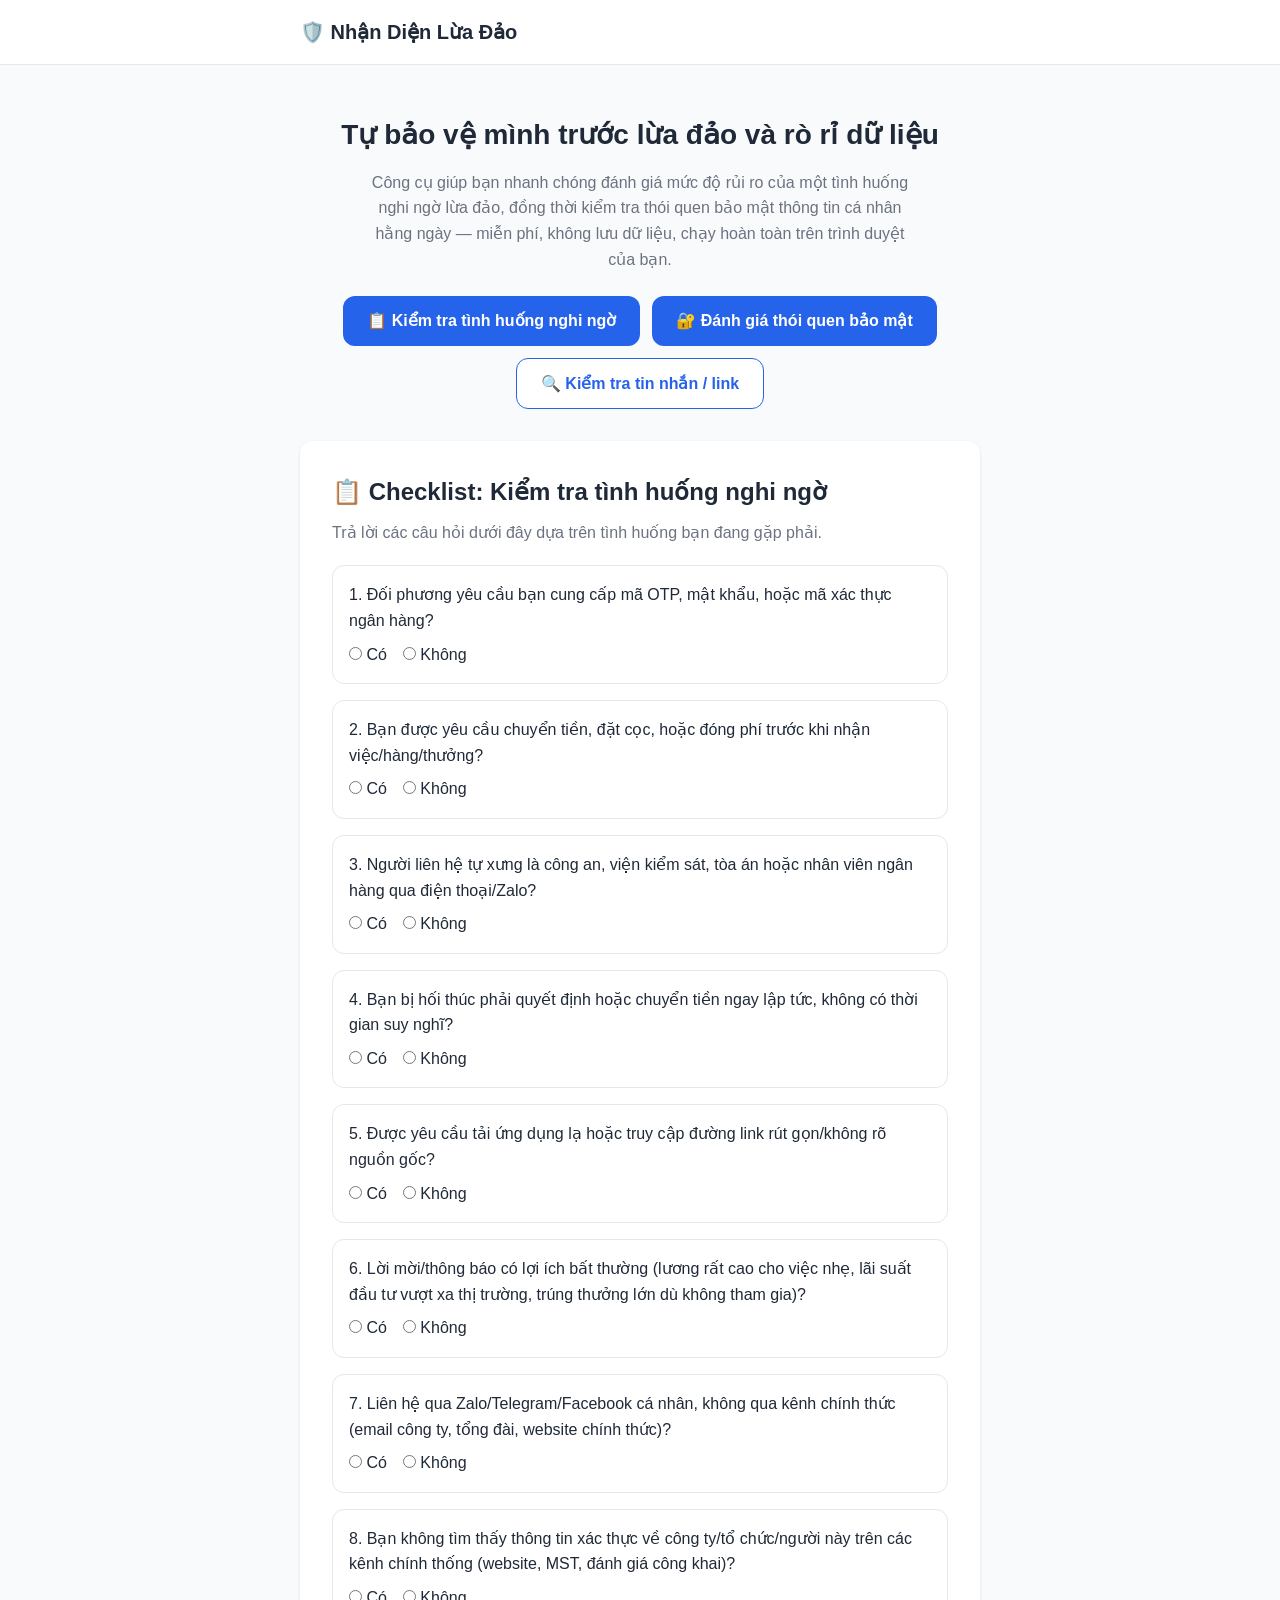
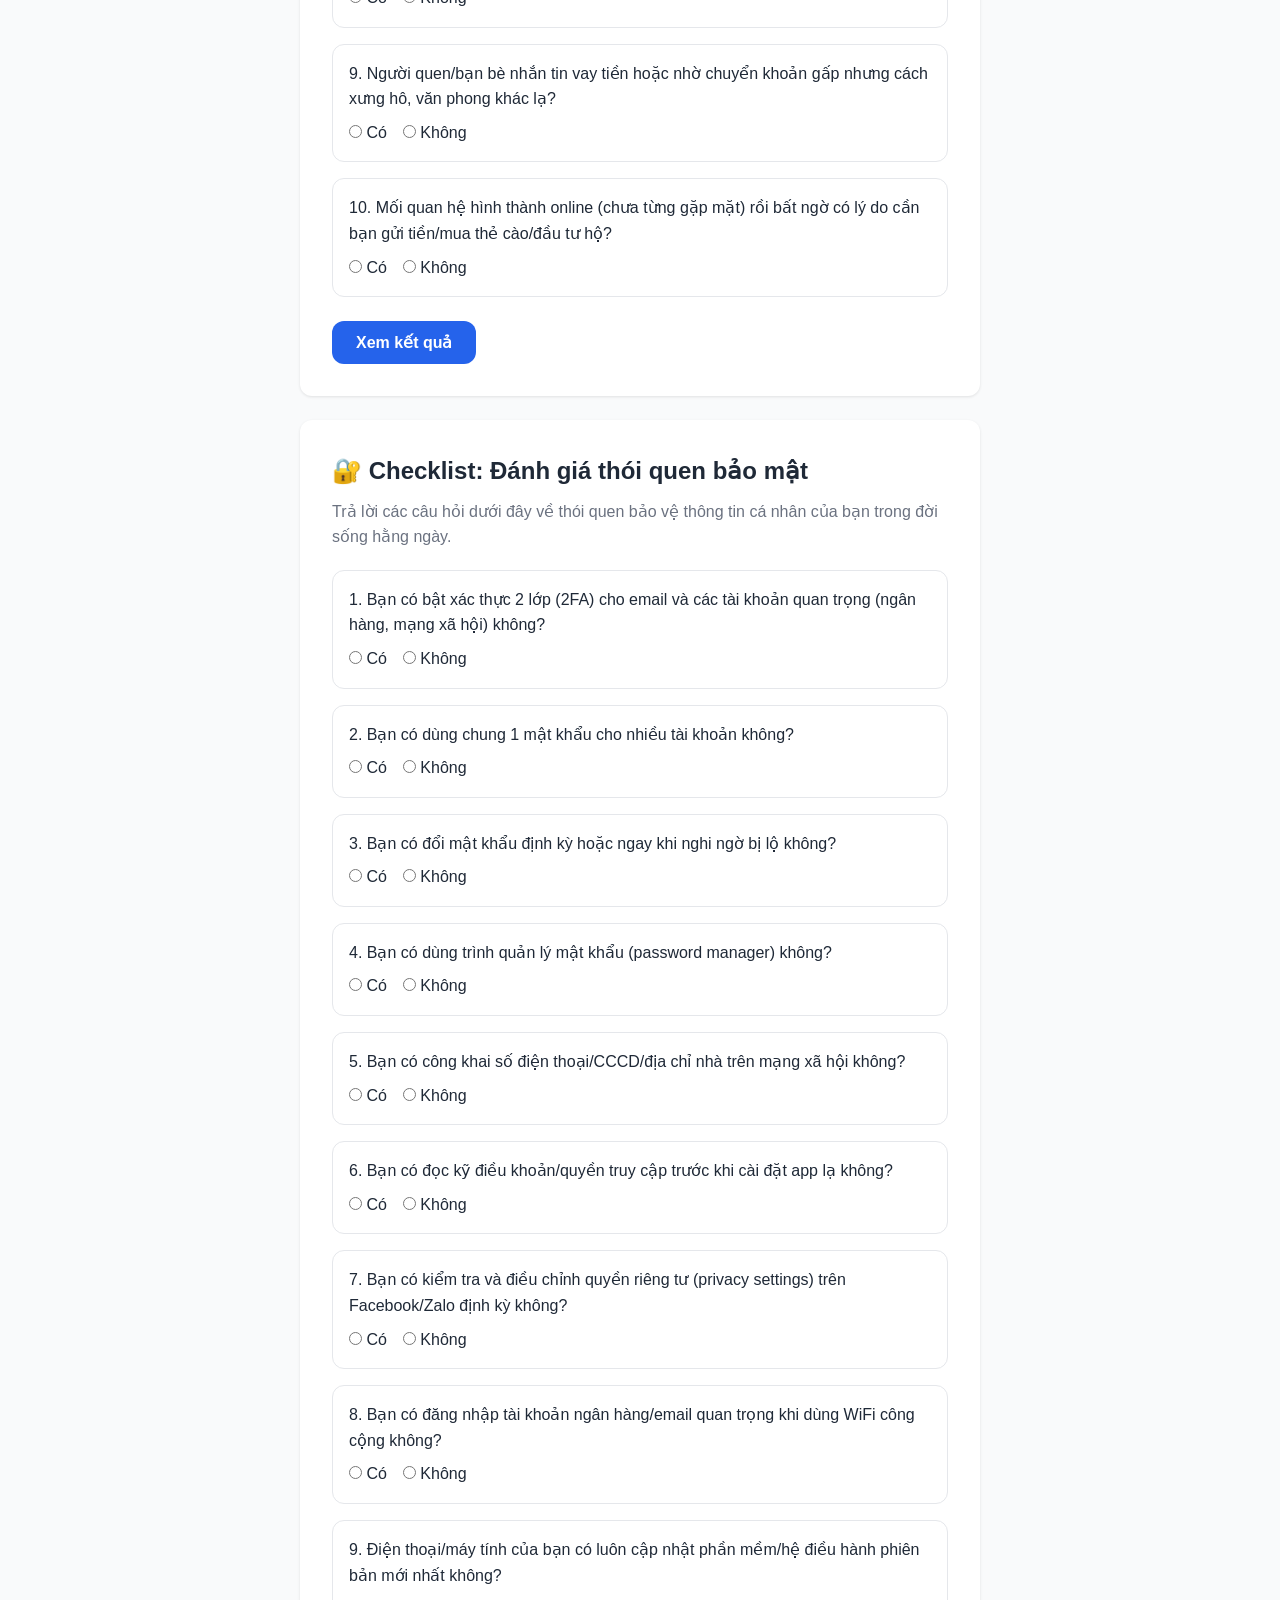
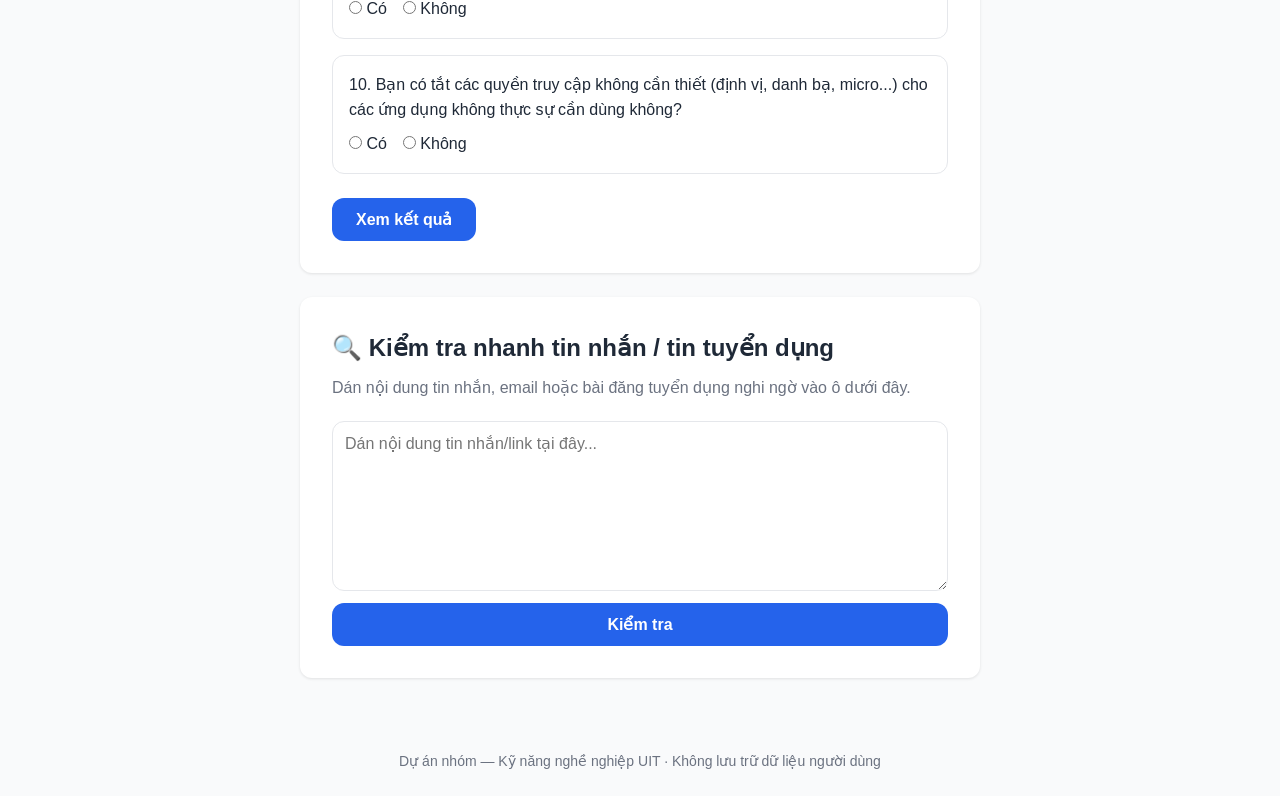
<file: index.html>
<!DOCTYPE html>
<html lang="vi">
<head>
    <meta charset="UTF-8">
    <meta name="viewport" content="width=device-width, initial-scale=1.0">
    <title>Nhận diện lừa đảo — Công cụ kiểm tra</title>
    <link rel="stylesheet" href="css/style.css">
</head>
<body>

    <header class="site-header">
        <div class="container">
            <h1 class="logo">🛡️ Nhận Diện Lừa Đảo</h1>
        </div>
    </header>

    <main class="container">

        <!-- ============================================
             PHẦN 1: TRANG CHỦ / GIỚI THIỆU
             ============================================ -->
        <section id="intro" class="hero">
            <h2>Tự bảo vệ mình trước lừa đảo và rò rỉ dữ liệu</h2>
            <p class="hero-desc">
                Công cụ giúp bạn nhanh chóng đánh giá mức độ rủi ro của một tình huống nghi
                ngờ lừa đảo, đồng thời kiểm tra thói quen bảo mật thông tin cá nhân hằng ngày
                — miễn phí, không lưu dữ liệu, chạy hoàn toàn trên trình duyệt của bạn.
            </p>

            <div class="cta-group">
                <a href="#checklist-section" class="btn btn-primary" data-action="show-checklist">
                    📋 Kiểm tra tình huống nghi ngờ
                </a>
                <a href="#privacy-checklist-section" class="btn btn-primary" data-action="show-privacy-checklist">
                    🔐 Đánh giá thói quen bảo mật
                </a>
                <a href="#quickcheck-section" class="btn btn-secondary" data-action="show-quickcheck">
                    🔍 Kiểm tra tin nhắn / link
                </a>
            </div>
        </section>

        <!-- ============================================
             PHẦN 2: CHECKLIST TƯƠNG TÁC
             (8-10 câu có/không, có trọng số ẩn)
             ============================================ -->
        <section id="checklist-section" class="feature-section">
            <h2>📋 Checklist: Kiểm tra tình huống nghi ngờ</h2>
            <p class="section-desc">
                Trả lời các câu hỏi dưới đây dựa trên tình huống bạn đang gặp phải.
            </p>

            <!-- 
                TODO (người viết logic):
                - Câu hỏi được render động từ js/data/checklist-questions.js
                - Mỗi câu hỏi là 1 object { id, text, weight }
                - JS sẽ inject các câu hỏi vào #checklist-questions bên dưới
            -->
            <form id="checklist-form">
                <div id="checklist-questions" class="questions-list">
                    <!-- Câu hỏi sẽ được JS render vào đây -->
                    <p class="placeholder-note">⏳ Câu hỏi checklist sẽ hiển thị ở đây (chờ nối dữ liệu từ checklist-questions.js)</p>
                </div>

                <button type="submit" class="btn btn-primary" id="btn-checklist-submit">
                    Xem kết quả
                </button>
            </form>

            <!-- Kết quả checklist sẽ hiện ở đây sau khi submit -->
            <div id="checklist-result" class="result-box hidden"></div>
        </section>

        <!-- ============================================
             PHẦN 2b: CHECKLIST BẢO VỆ DỮ LIỆU CÁ NHÂN
             (10 câu đánh giá thói quen bảo mật hằng ngày —
             KHÁC checklist trên: không đánh giá 1 tình huống cụ thể,
             mà đánh giá thói quen tổng thể của người dùng)
             ============================================ -->
        <section id="privacy-checklist-section" class="feature-section">
            <h2>🔐 Checklist: Đánh giá thói quen bảo mật</h2>
            <p class="section-desc">
                Trả lời các câu hỏi dưới đây về thói quen bảo vệ thông tin cá nhân của bạn
                trong đời sống hằng ngày.
            </p>

            <form id="privacy-checklist-form">
                <div id="privacy-checklist-questions" class="questions-list">
                    <p class="placeholder-note">⏳ Câu hỏi sẽ hiển thị ở đây (chờ nối dữ liệu từ privacy-checklist-questions.js)</p>
                </div>

                <button type="submit" class="btn btn-primary" id="btn-privacy-checklist-submit">
                    Xem kết quả
                </button>
            </form>

            <div id="privacy-checklist-result" class="result-box hidden"></div>
        </section>

        <!-- ============================================
             PHẦN 3: KIỂM TRA NHANH (dán text/link)
             ============================================ -->
        <section id="quickcheck-section" class="feature-section">
            <h2>🔍 Kiểm tra nhanh tin nhắn / tin tuyển dụng</h2>
            <p class="section-desc">
                Dán nội dung tin nhắn, email hoặc bài đăng tuyển dụng nghi ngờ vào ô dưới đây.
            </p>

            <div class="quickcheck-box">
                <textarea
                    id="quickcheck-input"
                    placeholder="Dán nội dung tin nhắn/link tại đây..."
                    rows="8"
                ></textarea>

                <button type="button" class="btn btn-primary" id="btn-quickcheck-submit">
                    Kiểm tra
                </button>
            </div>

            <!-- Kết quả quét từ khóa sẽ hiện ở đây -->
            <div id="quickcheck-result" class="result-box hidden"></div>
        </section>

        <!-- ============================================
             PHẦN 4: KẾT QUẢ (dùng chung cho cả 2 chức năng)
             Cấu trúc HTML mẫu — JS sẽ generate động và
             chèn vào #checklist-result / #quickcheck-result
             ============================================ -->
        <template id="result-template">
            <div class="result-card result-<!-- xanh|vang|do -->">
                <h3 class="result-title"><!-- An toàn / Cẩn thận / Rủi ro cao --></h3>
                <p class="result-score">Điểm rủi ro: <span class="score-value"></span></p>
                <ul class="result-reasons">
                    <!-- Danh sách lý do / từ khóa phát hiện -->
                </ul>
                <p class="result-advice"><!-- Lời khuyên cụ thể --></p>
                <a href="pages/dau-hieu-lua-dao.html" class="link-more">
                    Xem đầy đủ các dấu hiệu lừa đảo phổ biến →
                </a>
            </div>
        </template>

    </main>

    <footer class="site-footer">
        <div class="container">
            <p>Dự án nhóm — Kỹ năng nghề nghiệp UIT · Không lưu trữ dữ liệu người dùng</p>
        </div>
    </footer>

    <!-- Thứ tự load JS: dữ liệu trước, logic sau -->
    <script src="js/data/checklist-questions.js"></script>
    <script src="js/data/privacy-checklist-questions.js"></script>
    <script src="js/data/warning-keywords.js"></script>
    <script src="js/data/link-safety.js"></script>
    <script src="js/checklist.js"></script>
    <script src="js/privacy-checklist.js"></script>
    <script src="js/quickcheck.js"></script>
    <script src="js/main.js"></script>
</body>
</html>
</file>
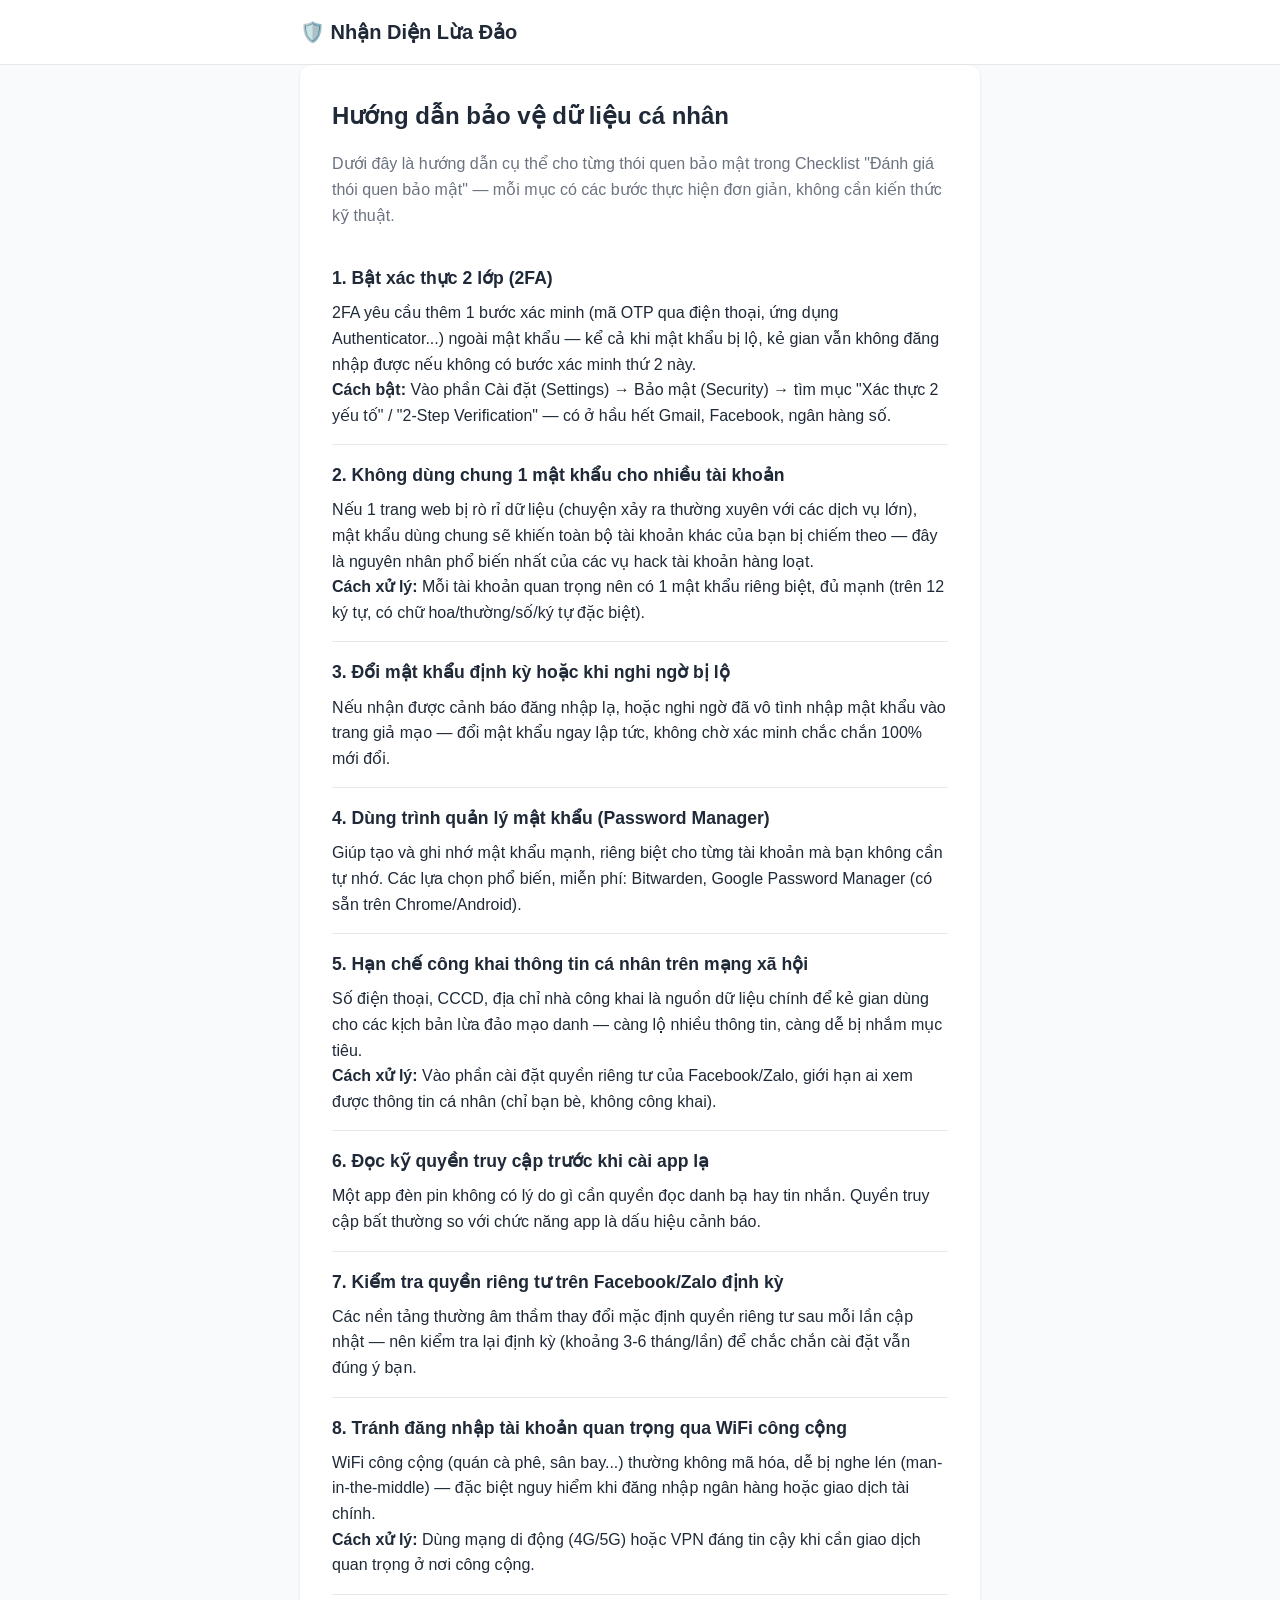
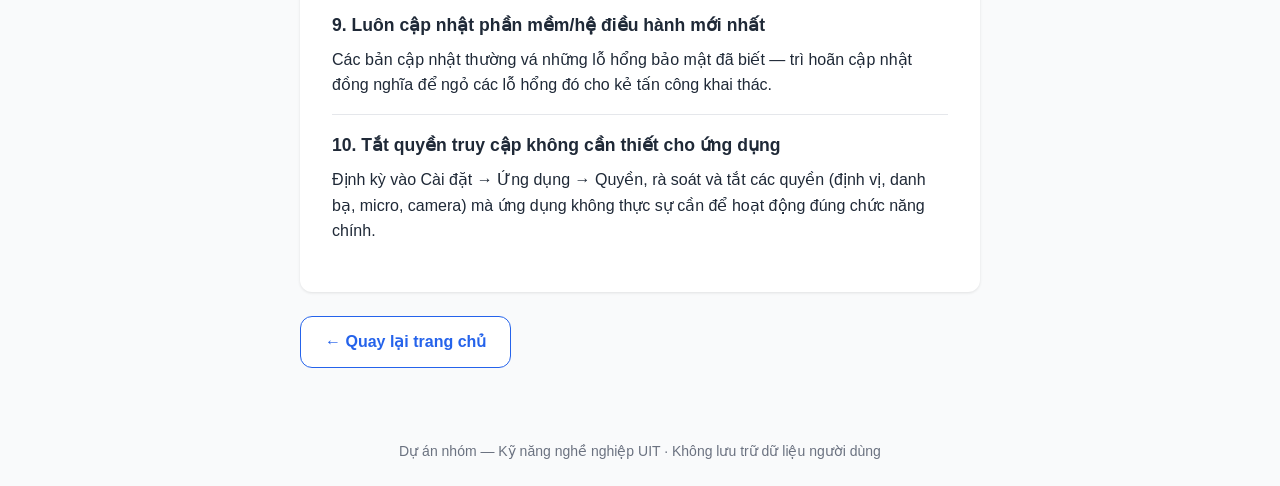
<file: pages/bao-ve-du-lieu-ca-nhan.html>
<!DOCTYPE html>
<html lang="vi">
<head>
    <meta charset="UTF-8">
    <meta name="viewport" content="width=device-width, initial-scale=1.0">
    <title>Hướng dẫn bảo vệ dữ liệu cá nhân</title>
    <link rel="stylesheet" href="../css/style.css">
</head>
<body>

    <header class="site-header">
        <div class="container">
            <a href="../index.html" class="logo">🛡️ Nhận Diện Lừa Đảo</a>
        </div>
    </header>

    <main class="container">
        <section class="static-content">
            <h1>Hướng dẫn bảo vệ dữ liệu cá nhân</h1>
            <p class="section-desc">
                Dưới đây là hướng dẫn cụ thể cho từng thói quen bảo mật trong Checklist
                "Đánh giá thói quen bảo mật" — mỗi mục có các bước thực hiện đơn giản,
                không cần kiến thức kỹ thuật.
            </p>

            <article class="scam-sign">
                <h2>1. Bật xác thực 2 lớp (2FA)</h2>
                <p>
                    2FA yêu cầu thêm 1 bước xác minh (mã OTP qua điện thoại, ứng dụng
                    Authenticator...) ngoài mật khẩu — kể cả khi mật khẩu bị lộ, kẻ gian
                    vẫn không đăng nhập được nếu không có bước xác minh thứ 2 này.
                </p>
                <p><strong>Cách bật:</strong> Vào phần Cài đặt (Settings) → Bảo mật
                    (Security) → tìm mục "Xác thực 2 yếu tố" / "2-Step Verification" —
                    có ở hầu hết Gmail, Facebook, ngân hàng số.</p>
            </article>

            <article class="scam-sign">
                <h2>2. Không dùng chung 1 mật khẩu cho nhiều tài khoản</h2>
                <p>
                    Nếu 1 trang web bị rò rỉ dữ liệu (chuyện xảy ra thường xuyên với các
                    dịch vụ lớn), mật khẩu dùng chung sẽ khiến toàn bộ tài khoản khác của
                    bạn bị chiếm theo — đây là nguyên nhân phổ biến nhất của các vụ hack
                    tài khoản hàng loạt.
                </p>
                <p><strong>Cách xử lý:</strong> Mỗi tài khoản quan trọng nên có 1 mật khẩu
                    riêng biệt, đủ mạnh (trên 12 ký tự, có chữ hoa/thường/số/ký tự đặc biệt).</p>
            </article>

            <article class="scam-sign">
                <h2>3. Đổi mật khẩu định kỳ hoặc khi nghi ngờ bị lộ</h2>
                <p>
                    Nếu nhận được cảnh báo đăng nhập lạ, hoặc nghi ngờ đã vô tình nhập
                    mật khẩu vào trang giả mạo — đổi mật khẩu ngay lập tức, không chờ
                    xác minh chắc chắn 100% mới đổi.
                </p>
            </article>

            <article class="scam-sign">
                <h2>4. Dùng trình quản lý mật khẩu (Password Manager)</h2>
                <p>
                    Giúp tạo và ghi nhớ mật khẩu mạnh, riêng biệt cho từng tài khoản mà
                    bạn không cần tự nhớ. Các lựa chọn phổ biến, miễn phí: Bitwarden,
                    Google Password Manager (có sẵn trên Chrome/Android).
                </p>
            </article>

            <article class="scam-sign">
                <h2>5. Hạn chế công khai thông tin cá nhân trên mạng xã hội</h2>
                <p>
                    Số điện thoại, CCCD, địa chỉ nhà công khai là nguồn dữ liệu chính để
                    kẻ gian dùng cho các kịch bản lừa đảo mạo danh — càng lộ nhiều thông
                    tin, càng dễ bị nhắm mục tiêu.
                </p>
                <p><strong>Cách xử lý:</strong> Vào phần cài đặt quyền riêng tư của
                    Facebook/Zalo, giới hạn ai xem được thông tin cá nhân (chỉ bạn bè,
                    không công khai).</p>
            </article>

            <article class="scam-sign">
                <h2>6. Đọc kỹ quyền truy cập trước khi cài app lạ</h2>
                <p>
                    Một app đèn pin không có lý do gì cần quyền đọc danh bạ hay tin nhắn.
                    Quyền truy cập bất thường so với chức năng app là dấu hiệu cảnh báo.
                </p>
            </article>

            <article class="scam-sign">
                <h2>7. Kiểm tra quyền riêng tư trên Facebook/Zalo định kỳ</h2>
                <p>
                    Các nền tảng thường âm thầm thay đổi mặc định quyền riêng tư sau mỗi
                    lần cập nhật — nên kiểm tra lại định kỳ (khoảng 3-6 tháng/lần) để chắc
                    chắn cài đặt vẫn đúng ý bạn.
                </p>
            </article>

            <article class="scam-sign">
                <h2>8. Tránh đăng nhập tài khoản quan trọng qua WiFi công cộng</h2>
                <p>
                    WiFi công cộng (quán cà phê, sân bay...) thường không mã hóa, dễ bị
                    nghe lén (man-in-the-middle) — đặc biệt nguy hiểm khi đăng nhập ngân
                    hàng hoặc giao dịch tài chính.
                </p>
                <p><strong>Cách xử lý:</strong> Dùng mạng di động (4G/5G) hoặc VPN đáng
                    tin cậy khi cần giao dịch quan trọng ở nơi công cộng.</p>
            </article>

            <article class="scam-sign">
                <h2>9. Luôn cập nhật phần mềm/hệ điều hành mới nhất</h2>
                <p>
                    Các bản cập nhật thường vá những lỗ hổng bảo mật đã biết — trì hoãn
                    cập nhật đồng nghĩa để ngỏ các lỗ hổng đó cho kẻ tấn công khai thác.
                </p>
            </article>

            <article class="scam-sign">
                <h2>10. Tắt quyền truy cập không cần thiết cho ứng dụng</h2>
                <p>
                    Định kỳ vào Cài đặt → Ứng dụng → Quyền, rà soát và tắt các quyền
                    (định vị, danh bạ, micro, camera) mà ứng dụng không thực sự cần để
                    hoạt động đúng chức năng chính.
                </p>
            </article>

        </section>

        <a href="../index.html" class="btn btn-secondary">← Quay lại trang chủ</a>
    </main>

    <footer class="site-footer">
        <div class="container">
            <p>Dự án nhóm — Kỹ năng nghề nghiệp UIT · Không lưu trữ dữ liệu người dùng</p>
        </div>
    </footer>

</body>
</html>
</file>
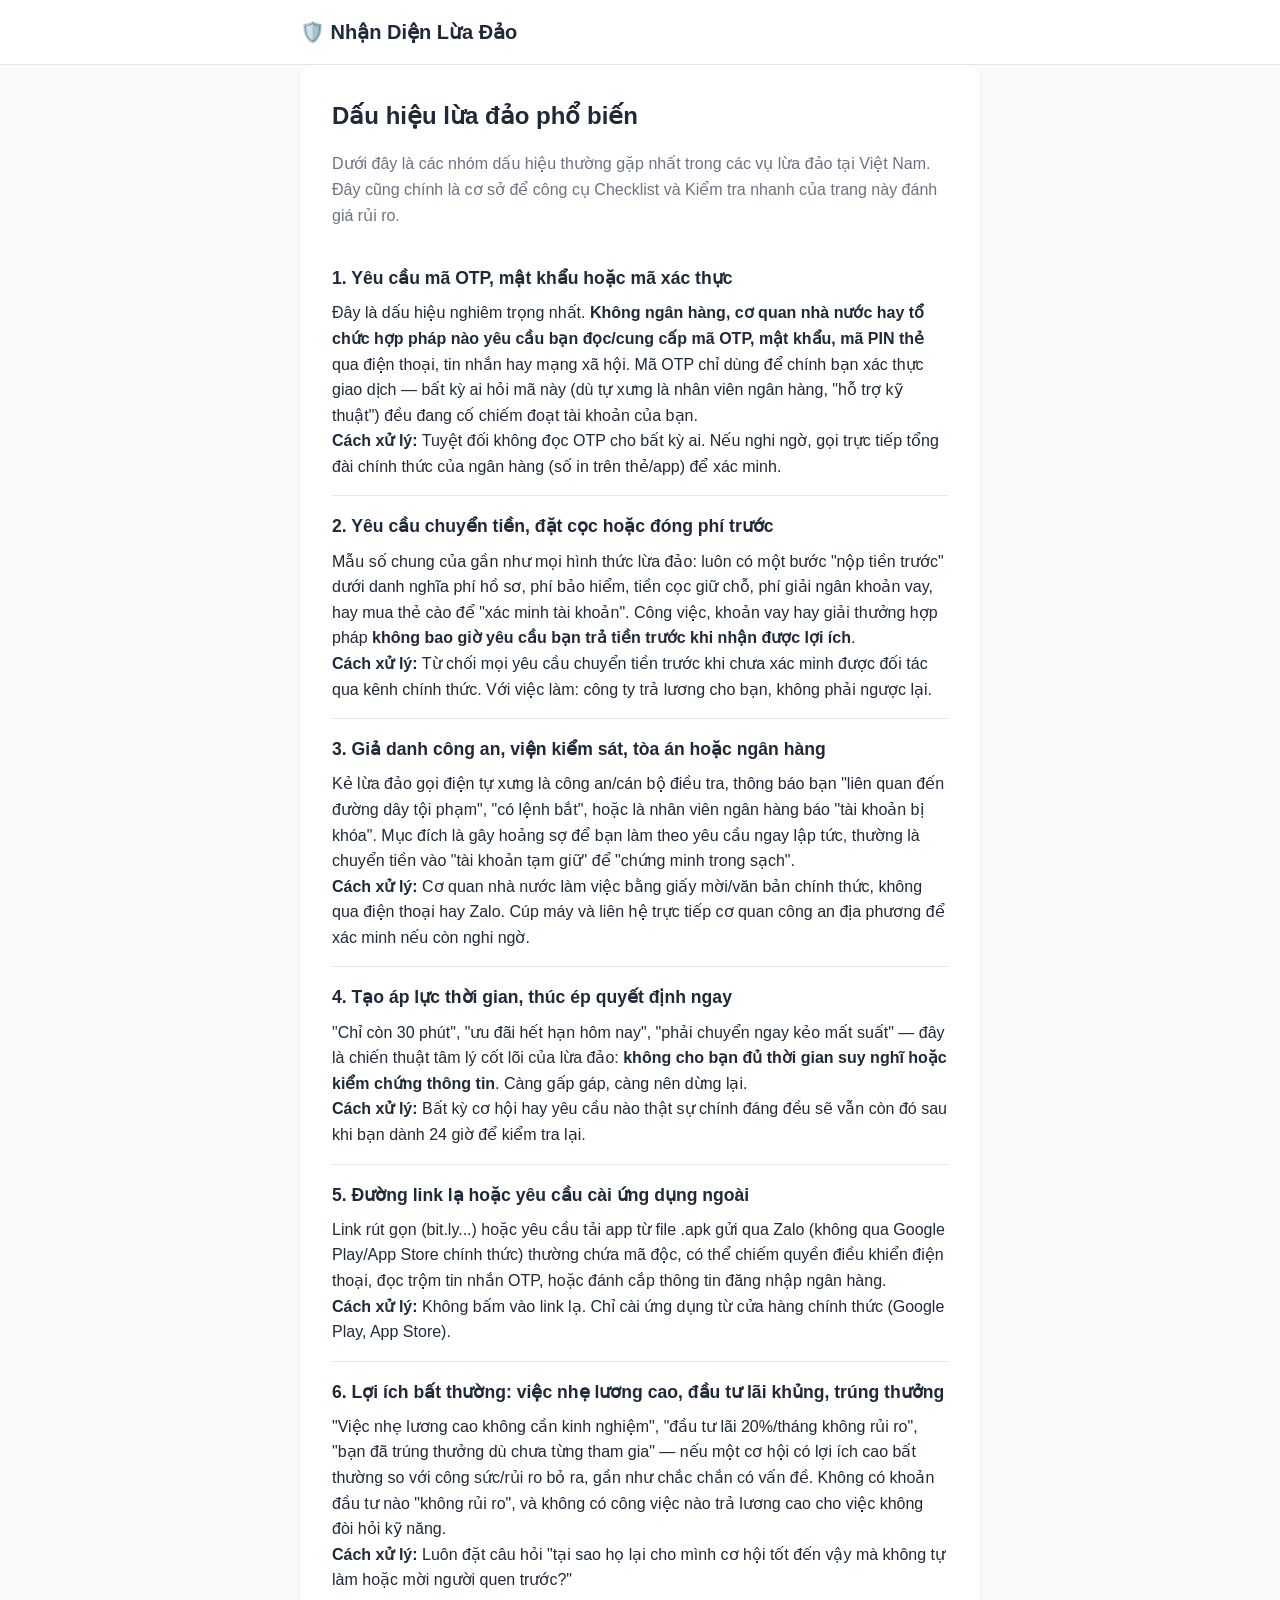
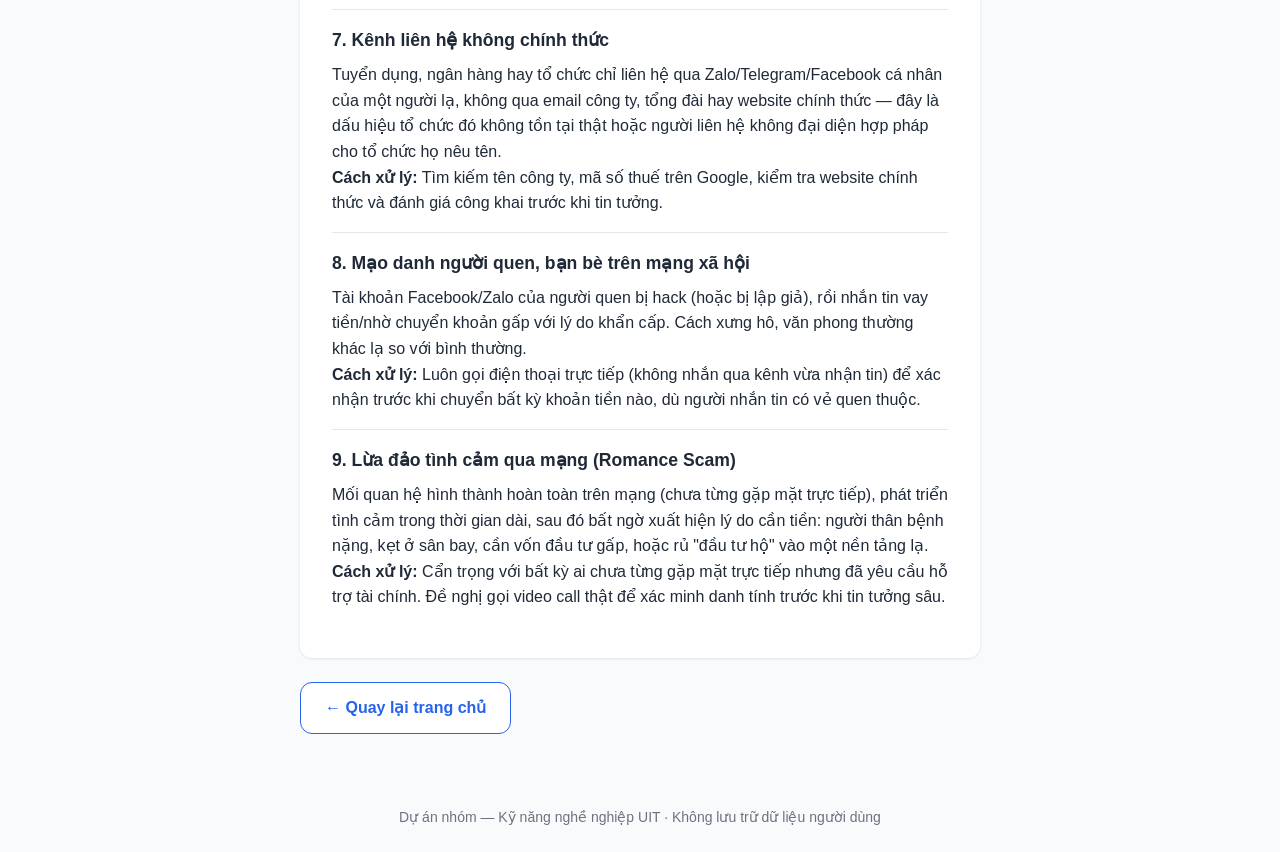
<file: pages/dau-hieu-lua-dao.html>
<!DOCTYPE html>
<html lang="vi">
<head>
    <meta charset="UTF-8">
    <meta name="viewport" content="width=device-width, initial-scale=1.0">
    <title>Dấu hiệu lừa đảo phổ biến</title>
    <link rel="stylesheet" href="../css/style.css">
</head>
<body>

    <header class="site-header">
        <div class="container">
            <a href="../index.html" class="logo">🛡️ Nhận Diện Lừa Đảo</a>
        </div>
    </header>

    <main class="container">
        <section class="static-content">
            <h1>Dấu hiệu lừa đảo phổ biến</h1>
            <p class="section-desc">
                Dưới đây là các nhóm dấu hiệu thường gặp nhất trong các vụ lừa đảo tại Việt Nam.
                Đây cũng chính là cơ sở để công cụ Checklist và Kiểm tra nhanh của trang này đánh giá rủi ro.
            </p>

            <article class="scam-sign">
                <h2>1. Yêu cầu mã OTP, mật khẩu hoặc mã xác thực</h2>
                <p>
                    Đây là dấu hiệu nghiêm trọng nhất. <strong>Không ngân hàng, cơ quan nhà nước hay tổ chức hợp pháp
                    nào yêu cầu bạn đọc/cung cấp mã OTP, mật khẩu, mã PIN thẻ</strong> qua điện thoại, tin nhắn hay
                    mạng xã hội. Mã OTP chỉ dùng để chính bạn xác thực giao dịch — bất kỳ ai hỏi mã này (dù tự xưng
                    là nhân viên ngân hàng, "hỗ trợ kỹ thuật") đều đang cố chiếm đoạt tài khoản của bạn.
                </p>
                <p><strong>Cách xử lý:</strong> Tuyệt đối không đọc OTP cho bất kỳ ai. Nếu nghi ngờ, gọi trực tiếp
                    tổng đài chính thức của ngân hàng (số in trên thẻ/app) để xác minh.</p>
            </article>

            <article class="scam-sign">
                <h2>2. Yêu cầu chuyển tiền, đặt cọc hoặc đóng phí trước</h2>
                <p>
                    Mẫu số chung của gần như mọi hình thức lừa đảo: luôn có một bước "nộp tiền trước" dưới danh
                    nghĩa phí hồ sơ, phí bảo hiểm, tiền cọc giữ chỗ, phí giải ngân khoản vay, hay mua thẻ cào để
                    "xác minh tài khoản". Công việc, khoản vay hay giải thưởng hợp pháp <strong>không bao giờ yêu
                    cầu bạn trả tiền trước khi nhận được lợi ích</strong>.
                </p>
                <p><strong>Cách xử lý:</strong> Từ chối mọi yêu cầu chuyển tiền trước khi chưa xác minh được đối
                    tác qua kênh chính thức. Với việc làm: công ty trả lương cho bạn, không phải ngược lại.</p>
            </article>

            <article class="scam-sign">
                <h2>3. Giả danh công an, viện kiểm sát, tòa án hoặc ngân hàng</h2>
                <p>
                    Kẻ lừa đảo gọi điện tự xưng là công an/cán bộ điều tra, thông báo bạn "liên quan đến đường dây
                    tội phạm", "có lệnh bắt", hoặc là nhân viên ngân hàng báo "tài khoản bị khóa". Mục đích là gây
                    hoảng sợ để bạn làm theo yêu cầu ngay lập tức, thường là chuyển tiền vào "tài khoản tạm giữ"
                    để "chứng minh trong sạch".
                </p>
                <p><strong>Cách xử lý:</strong> Cơ quan nhà nước làm việc bằng giấy mời/văn bản chính thức, không
                    qua điện thoại hay Zalo. Cúp máy và liên hệ trực tiếp cơ quan công an địa phương để xác minh
                    nếu còn nghi ngờ.</p>
            </article>

            <article class="scam-sign">
                <h2>4. Tạo áp lực thời gian, thúc ép quyết định ngay</h2>
                <p>
                    "Chỉ còn 30 phút", "ưu đãi hết hạn hôm nay", "phải chuyển ngay kẻo mất suất" — đây là chiến
                    thuật tâm lý cốt lõi của lừa đảo: <strong>không cho bạn đủ thời gian suy nghĩ hoặc kiểm chứng
                    thông tin</strong>. Càng gấp gáp, càng nên dừng lại.
                </p>
                <p><strong>Cách xử lý:</strong> Bất kỳ cơ hội hay yêu cầu nào thật sự chính đáng đều sẽ vẫn còn đó
                    sau khi bạn dành 24 giờ để kiểm tra lại.</p>
            </article>

            <article class="scam-sign">
                <h2>5. Đường link lạ hoặc yêu cầu cài ứng dụng ngoài</h2>
                <p>
                    Link rút gọn (bit.ly...) hoặc yêu cầu tải app từ file .apk gửi qua Zalo (không qua Google
                    Play/App Store chính thức) thường chứa mã độc, có thể chiếm quyền điều khiển điện thoại,
                    đọc trộm tin nhắn OTP, hoặc đánh cắp thông tin đăng nhập ngân hàng.
                </p>
                <p><strong>Cách xử lý:</strong> Không bấm vào link lạ. Chỉ cài ứng dụng từ cửa hàng chính thức
                    (Google Play, App Store).</p>
            </article>

            <article class="scam-sign">
                <h2>6. Lợi ích bất thường: việc nhẹ lương cao, đầu tư lãi khủng, trúng thưởng</h2>
                <p>
                    "Việc nhẹ lương cao không cần kinh nghiệm", "đầu tư lãi 20%/tháng không rủi ro", "bạn đã trúng
                    thưởng dù chưa từng tham gia" — nếu một cơ hội có lợi ích cao bất thường so với công sức/rủi ro
                    bỏ ra, gần như chắc chắn có vấn đề. Không có khoản đầu tư nào "không rủi ro", và không có công
                    việc nào trả lương cao cho việc không đòi hỏi kỹ năng.
                </p>
                <p><strong>Cách xử lý:</strong> Luôn đặt câu hỏi "tại sao họ lại cho mình cơ hội tốt đến vậy mà
                    không tự làm hoặc mời người quen trước?"</p>
            </article>

            <article class="scam-sign">
                <h2>7. Kênh liên hệ không chính thức</h2>
                <p>
                    Tuyển dụng, ngân hàng hay tổ chức chỉ liên hệ qua Zalo/Telegram/Facebook cá nhân của một
                    người lạ, không qua email công ty, tổng đài hay website chính thức — đây là dấu hiệu tổ chức
                    đó không tồn tại thật hoặc người liên hệ không đại diện hợp pháp cho tổ chức họ nêu tên.
                </p>
                <p><strong>Cách xử lý:</strong> Tìm kiếm tên công ty, mã số thuế trên Google, kiểm tra website
                    chính thức và đánh giá công khai trước khi tin tưởng.</p>
            </article>

            <article class="scam-sign">
                <h2>8. Mạo danh người quen, bạn bè trên mạng xã hội</h2>
                <p>
                    Tài khoản Facebook/Zalo của người quen bị hack (hoặc bị lập giả), rồi nhắn tin vay tiền/nhờ
                    chuyển khoản gấp với lý do khẩn cấp. Cách xưng hô, văn phong thường khác lạ so với bình thường.
                </p>
                <p><strong>Cách xử lý:</strong> Luôn gọi điện thoại trực tiếp (không nhắn qua kênh vừa nhận tin)
                    để xác nhận trước khi chuyển bất kỳ khoản tiền nào, dù người nhắn tin có vẻ quen thuộc.</p>
            </article>

            <article class="scam-sign">
                <h2>9. Lừa đảo tình cảm qua mạng (Romance Scam)</h2>
                <p>
                    Mối quan hệ hình thành hoàn toàn trên mạng (chưa từng gặp mặt trực tiếp), phát triển tình cảm
                    trong thời gian dài, sau đó bất ngờ xuất hiện lý do cần tiền: người thân bệnh nặng, kẹt ở sân
                    bay, cần vốn đầu tư gấp, hoặc rủ "đầu tư hộ" vào một nền tảng lạ.
                </p>
                <p><strong>Cách xử lý:</strong> Cẩn trọng với bất kỳ ai chưa từng gặp mặt trực tiếp nhưng đã yêu
                    cầu hỗ trợ tài chính. Đề nghị gọi video call thật để xác minh danh tính trước khi tin tưởng sâu.</p>
            </article>

        </section>

        <a href="../index.html" class="btn btn-secondary">← Quay lại trang chủ</a>
    </main>

    <footer class="site-footer">
        <div class="container">
            <p>Dự án nhóm — Kỹ năng nghề nghiệp UIT · Không lưu trữ dữ liệu người dùng</p>
        </div>
    </footer>

</body>
</html>
</file>
<file: css/style.css>
/* ============================================
   VARIABLES — đổi màu/font ở đây, áp dụng toàn site
   ============================================ */
:root {
    --color-primary: #2563eb;
    --color-primary-dark: #1d4ed8;
    --color-text: #1f2937;
    --color-text-light: #6b7280;
    --color-bg: #f9fafb;
    --color-white: #ffffff;
    --color-border: #e5e7eb;

    /* Màu kết quả — dùng thống nhất cho checklist + quickcheck */
    --color-safe: #16a34a;       /* xanh — an toàn */
    --color-safe-bg: #f0fdf4;
    --color-warning: #ca8a04;    /* vàng — cẩn thận */
    --color-warning-bg: #fefce8;
    --color-danger: #dc2626;     /* đỏ — rủi ro cao */
    --color-danger-bg: #fef2f2;

    --radius: 12px;
    --shadow: 0 1px 3px rgba(0,0,0,0.1);
    --max-width: 720px;
}

* {
    box-sizing: border-box;
    margin: 0;
    padding: 0;
}

body {
    font-family: -apple-system, "Segoe UI", Roboto, Helvetica, Arial, sans-serif;
    color: var(--color-text);
    background: var(--color-bg);
    line-height: 1.6;
}

.container {
    max-width: var(--max-width);
    margin: 0 auto;
    padding: 0 20px;
}

/* ============================================
   HEADER / FOOTER
   ============================================ */
.site-header {
    background: var(--color-white);
    border-bottom: 1px solid var(--color-border);
    padding: 16px 0;
}

.logo {
    font-size: 1.25rem;
    font-weight: 700;
    text-decoration: none;
    color: var(--color-text);
}

.site-footer {
    margin-top: 48px;
    padding: 24px 0;
    text-align: center;
    color: var(--color-text-light);
    font-size: 0.875rem;
}

/* ============================================
   HERO / GIỚI THIỆU
   ============================================ */
.hero {
    text-align: center;
    padding: 48px 0 32px;
}

.hero h2 {
    font-size: 1.75rem;
    margin-bottom: 12px;
}

.hero-desc {
    color: var(--color-text-light);
    max-width: 560px;
    margin: 0 auto 24px;
}

.cta-group {
    display: flex;
    gap: 12px;
    justify-content: center;
    flex-wrap: wrap;
}

/* ============================================
   BUTTONS
   ============================================ */
.btn {
    display: inline-block;
    padding: 12px 24px;
    border-radius: var(--radius);
    font-weight: 600;
    text-decoration: none;
    cursor: pointer;
    border: none;
    font-size: 1rem;
    transition: opacity 0.15s ease;
}

.btn:hover {
    opacity: 0.9;
}

.btn-primary {
    background: var(--color-primary);
    color: var(--color-white);
}

.btn-secondary {
    background: var(--color-white);
    color: var(--color-primary);
    border: 1px solid var(--color-primary);
}

/* ============================================
   FEATURE SECTIONS (Checklist / Quickcheck)
   ============================================ */
.feature-section {
    background: var(--color-white);
    border-radius: var(--radius);
    padding: 32px;
    margin-bottom: 24px;
    box-shadow: var(--shadow);
}

.feature-section h2 {
    margin-bottom: 8px;
}

.section-desc {
    color: var(--color-text-light);
    margin-bottom: 20px;
}

/* ============================================
   CHECKLIST — danh sách câu hỏi
   ============================================ */
.questions-list {
    display: flex;
    flex-direction: column;
    gap: 16px;
    margin-bottom: 24px;
}

.placeholder-note {
    color: var(--color-text-light);
    font-style: italic;
    padding: 16px;
    border: 1px dashed var(--color-border);
    border-radius: var(--radius);
}

/* Style gợi ý cho từng câu hỏi khi JS render — class do JS gán,
   người làm CSS có thể chỉnh lại tùy thiết kế thật */
.question-item {
    padding: 16px;
    border: 1px solid var(--color-border);
    border-radius: var(--radius);
}

.question-item .question-text {
    font-weight: 500;
    margin-bottom: 8px;
}

.question-item .question-options {
    display: flex;
    gap: 16px;
}

/* ============================================
   QUICKCHECK — ô nhập text
   ============================================ */
.quickcheck-box {
    display: flex;
    flex-direction: column;
    gap: 12px;
}

#quickcheck-input {
    width: 100%;
    padding: 12px;
    border: 1px solid var(--color-border);
    border-radius: var(--radius);
    font-family: inherit;
    font-size: 1rem;
    resize: vertical;
}

/* ============================================
   RESULT BOX — dùng chung checklist + quickcheck
   3 mức: safe (xanh) / warning (vàng) / danger (đỏ)
   ============================================ */
.result-box {
    margin-top: 24px;
}

.result-box.hidden {
    display: none;
}

.result-card {
    padding: 24px;
    border-radius: var(--radius);
    border: 2px solid;
}

.result-safe,
.result-xanh {
    background: var(--color-safe-bg);
    border-color: var(--color-safe);
    color: var(--color-safe);
}

.result-warning,
.result-vang {
    background: var(--color-warning-bg);
    border-color: var(--color-warning);
    color: var(--color-warning);
}

.result-danger,
.result-do {
    background: var(--color-danger-bg);
    border-color: var(--color-danger);
    color: var(--color-danger);
}

.result-title {
    font-size: 1.25rem;
    margin-bottom: 8px;
}

.result-score {
    color: var(--color-text);
    margin-bottom: 12px;
}

.result-reasons {
    list-style: disc;
    margin-left: 20px;
    color: var(--color-text);
    margin-bottom: 12px;
}

.result-advice {
    color: var(--color-text);
    margin-bottom: 12px;
}

.link-more {
    color: var(--color-primary);
    font-weight: 500;
}

/* ============================================
   TRANG NỘI DUNG TĨNH (dấu hiệu lừa đảo)
   ============================================ */
.static-content {
    background: var(--color-white);
    border-radius: var(--radius);
    padding: 32px;
    margin-bottom: 24px;
    box-shadow: var(--shadow);
}

.static-content h1 {
    margin-bottom: 16px;
}

.scam-sign {
    padding: 16px 0;
    border-bottom: 1px solid var(--color-border);
}

.scam-sign:last-child {
    border-bottom: none;
}

.scam-sign h2 {
    font-size: 1.1rem;
    margin-bottom: 8px;
}

/* ============================================
   RESPONSIVE
   ============================================ */
@media (max-width: 600px) {
    .hero h2 {
        font-size: 1.4rem;
    }

    .feature-section {
        padding: 20px;
    }

    .cta-group {
        flex-direction: column;
    }

    .btn {
        width: 100%;
        text-align: center;
    }
}
</file>
